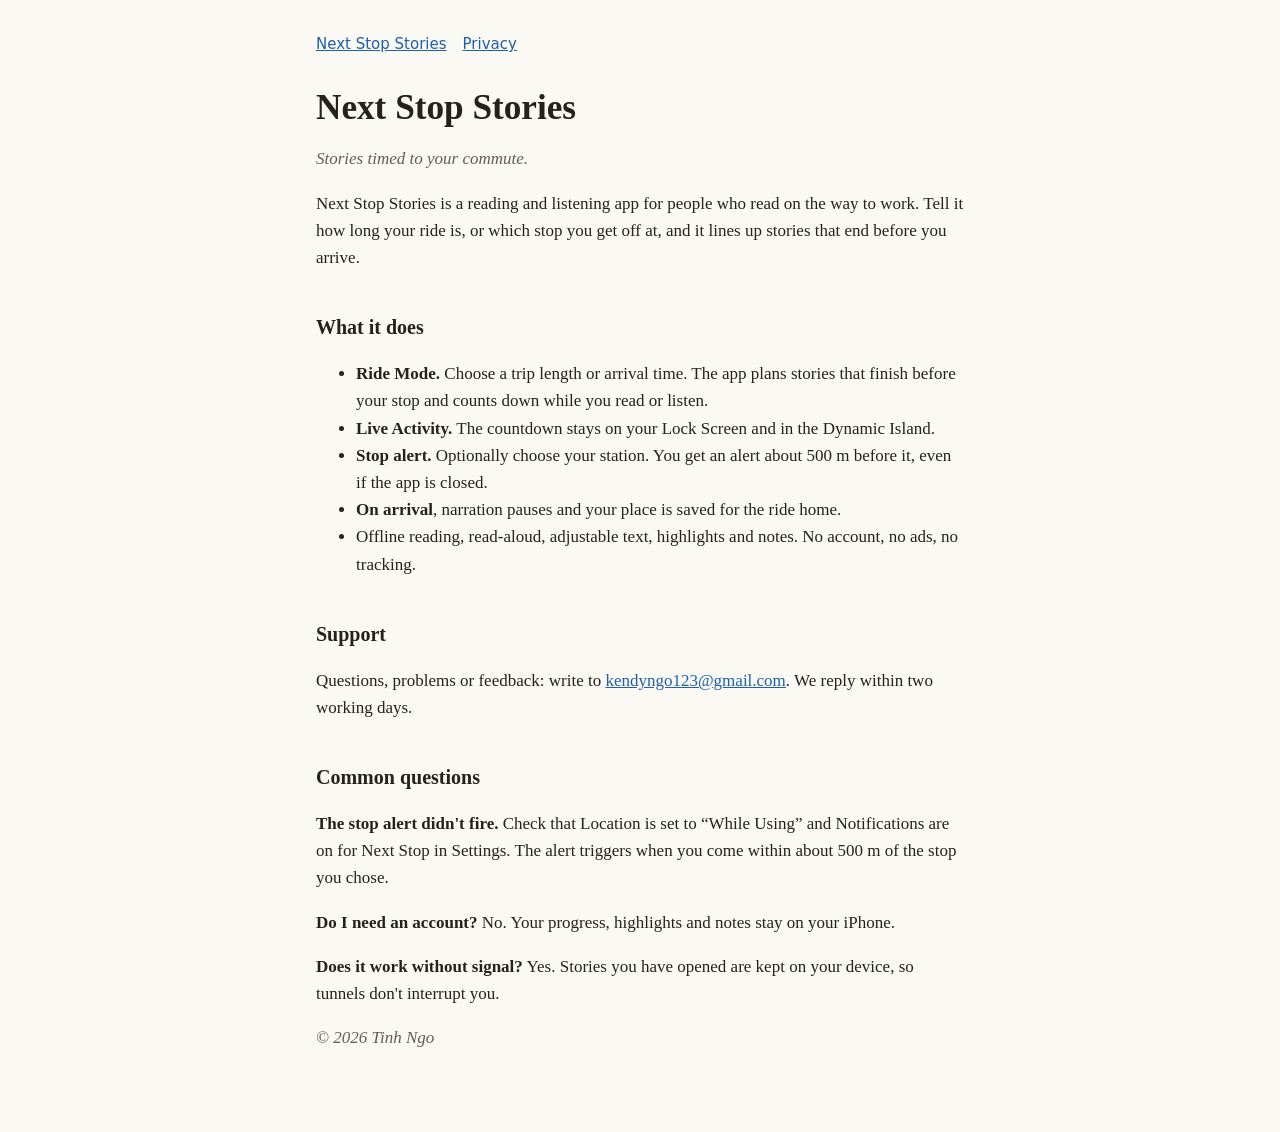
<file: index.html>
<!doctype html>
<html lang="en">
<head>
<meta charset="utf-8">
<meta name="viewport" content="width=device-width, initial-scale=1">
<title>Next Stop Stories</title>
<link rel="stylesheet" href="style.css">
</head>
<body>
<main>
<nav><a href="index.html">Next Stop Stories</a><a href="privacy.html">Privacy</a></nav>
<h1>Next Stop Stories</h1>
<p class="muted">Stories timed to your commute.</p>

<p>Next Stop Stories is a reading and listening app for people who read on the way to work. Tell it how long your ride is, or which stop you get off at, and it lines up stories that end before you arrive.</p>

<h2>What it does</h2>
<ul>
<li><strong>Ride Mode.</strong> Choose a trip length or arrival time. The app plans stories that finish before your stop and counts down while you read or listen.</li>
<li><strong>Live Activity.</strong> The countdown stays on your Lock Screen and in the Dynamic Island.</li>
<li><strong>Stop alert.</strong> Optionally choose your station. You get an alert about 500 m before it, even if the app is closed.</li>
<li><strong>On arrival</strong>, narration pauses and your place is saved for the ride home.</li>
<li>Offline reading, read-aloud, adjustable text, highlights and notes. No account, no ads, no tracking.</li>
</ul>

<h2>Support</h2>
<p>Questions, problems or feedback: write to <a href="mailto:kendyngo123@gmail.com">kendyngo123@gmail.com</a>. We reply within two working days.</p>

<h2>Common questions</h2>
<p><strong>The stop alert didn't fire.</strong> Check that Location is set to “While Using” and Notifications are on for Next Stop in Settings. The alert triggers when you come within about 500 m of the stop you chose.</p>
<p><strong>Do I need an account?</strong> No. Your progress, highlights and notes stay on your iPhone.</p>
<p><strong>Does it work without signal?</strong> Yes. Stories you have opened are kept on your device, so tunnels don't interrupt you.</p>

<p class="muted">© 2026 Tinh Ngo</p>
</main>
</body>
</html>
</file>
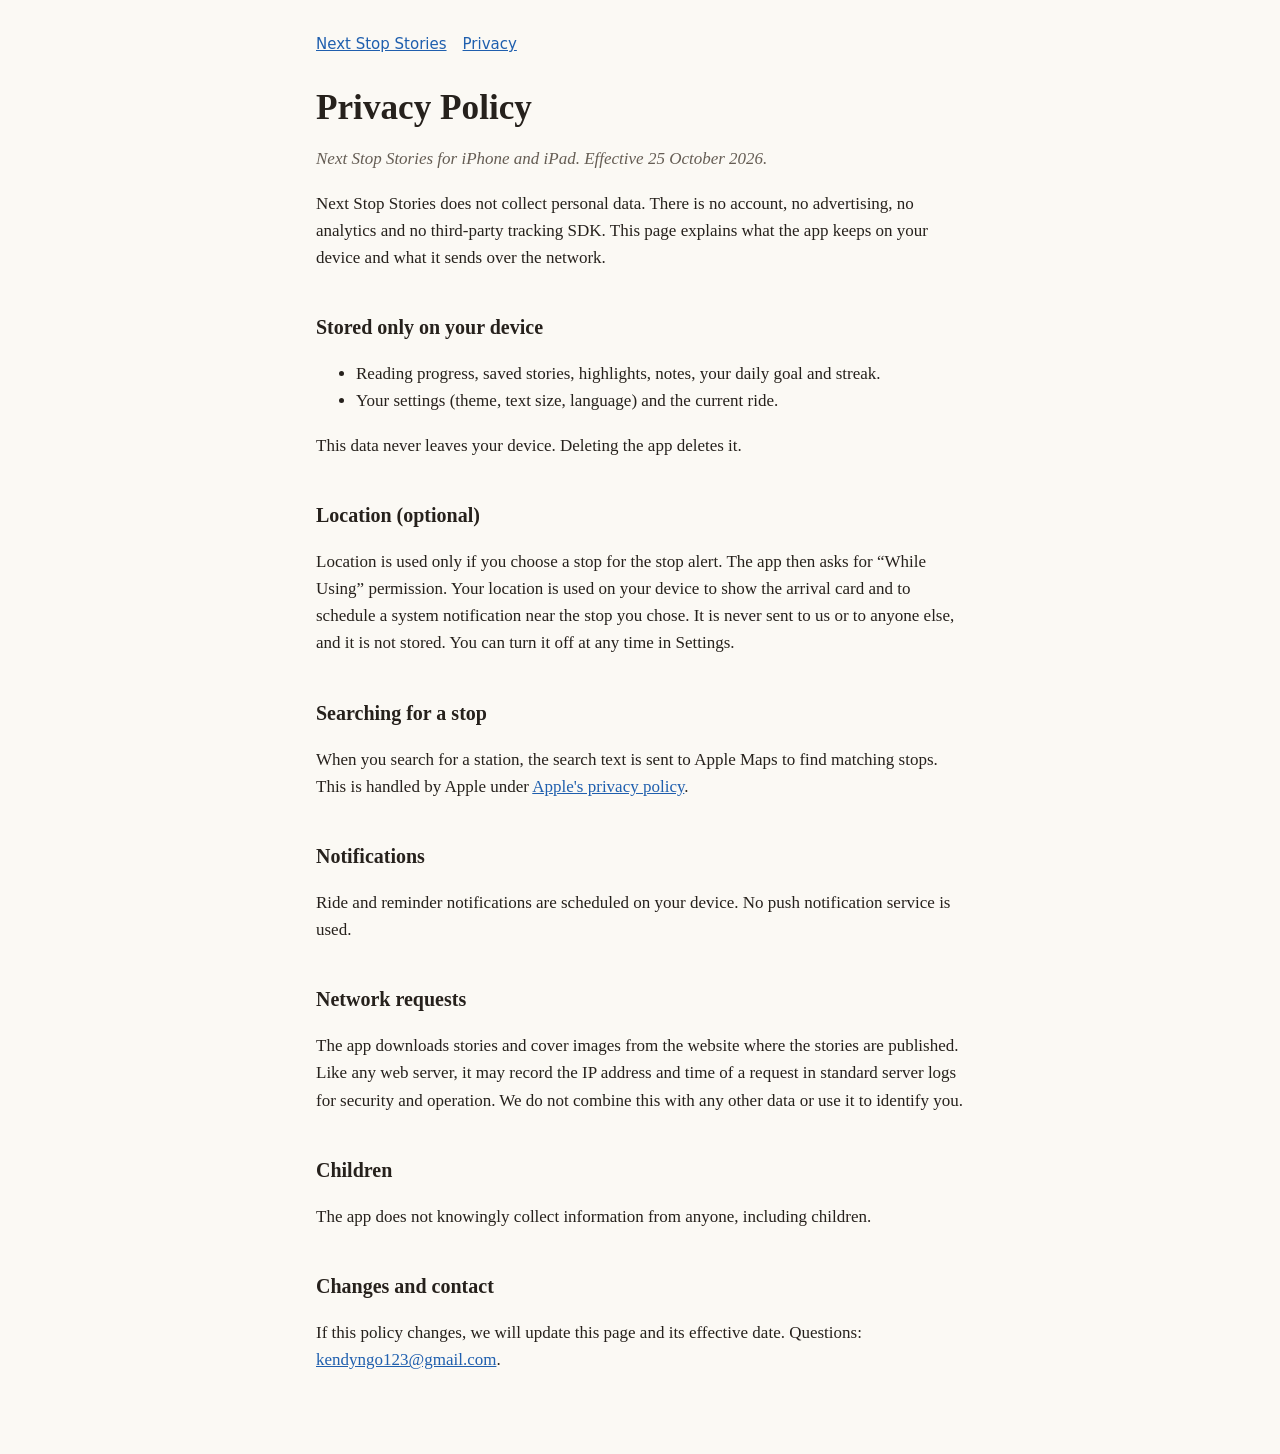
<file: privacy.html>
<!doctype html>
<html lang="en">
<head>
<meta charset="utf-8">
<meta name="viewport" content="width=device-width, initial-scale=1">
<title>Privacy Policy</title>
<link rel="stylesheet" href="style.css">
</head>
<body>
<main>
<nav><a href="index.html">Next Stop Stories</a><a href="privacy.html">Privacy</a></nav>
<h1>Privacy Policy</h1>
<p class="muted">Next Stop Stories for iPhone and iPad. Effective 25 October 2026.</p>

<p>Next Stop Stories does not collect personal data. There is no account, no advertising, no analytics and no third-party tracking SDK. This page explains what the app keeps on your device and what it sends over the network.</p>

<h2>Stored only on your device</h2>
<ul>
<li>Reading progress, saved stories, highlights, notes, your daily goal and streak.</li>
<li>Your settings (theme, text size, language) and the current ride.</li>
</ul>
<p>This data never leaves your device. Deleting the app deletes it.</p>

<h2>Location (optional)</h2>
<p>Location is used only if you choose a stop for the stop alert. The app then asks for “While Using” permission. Your location is used on your device to show the arrival card and to schedule a system notification near the stop you chose. It is never sent to us or to anyone else, and it is not stored. You can turn it off at any time in Settings.</p>

<h2>Searching for a stop</h2>
<p>When you search for a station, the search text is sent to Apple Maps to find matching stops. This is handled by Apple under <a href="https://www.apple.com/legal/privacy/">Apple's privacy policy</a>.</p>

<h2>Notifications</h2>
<p>Ride and reminder notifications are scheduled on your device. No push notification service is used.</p>

<h2>Network requests</h2>
<p>The app downloads stories and cover images from the website where the stories are published. Like any web server, it may record the IP address and time of a request in standard server logs for security and operation. We do not combine this with any other data or use it to identify you.</p>

<h2>Children</h2>
<p>The app does not knowingly collect information from anyone, including children.</p>

<h2>Changes and contact</h2>
<p>If this policy changes, we will update this page and its effective date. Questions: <a href="mailto:kendyngo123@gmail.com">kendyngo123@gmail.com</a>.</p>
</main>
</body>
</html>
</file>
<file: style.css>
:root { --ink:#26211c; --muted:#655d54; --paper:#fbf9f4; --accent:#1f5fae; }
@media (prefers-color-scheme: dark) { :root { --ink:#ede8e0; --muted:#a89f94; --paper:#1a1815; --accent:#6fa6ea; } }
* { box-sizing: border-box; }
body { margin:0; background:var(--paper); color:var(--ink); font:17px/1.6 Georgia, "Times New Roman", serif; }
main { max-width: 680px; margin: 0 auto; padding: 32px 16px 64px; }
h1 { font-size: 2.2rem; line-height:1.15; margin: 0 0 .25em; }
h2 { font-size: 1.25rem; margin: 2em 0 .5em; }
p, li { color: var(--ink); }
.muted { color: var(--muted); font-style: italic; }
a { color: var(--accent); }
nav { display:flex; gap:16px; margin-bottom: 32px; font-family: -apple-system, system-ui, sans-serif; font-size: 15px; }
</file>
